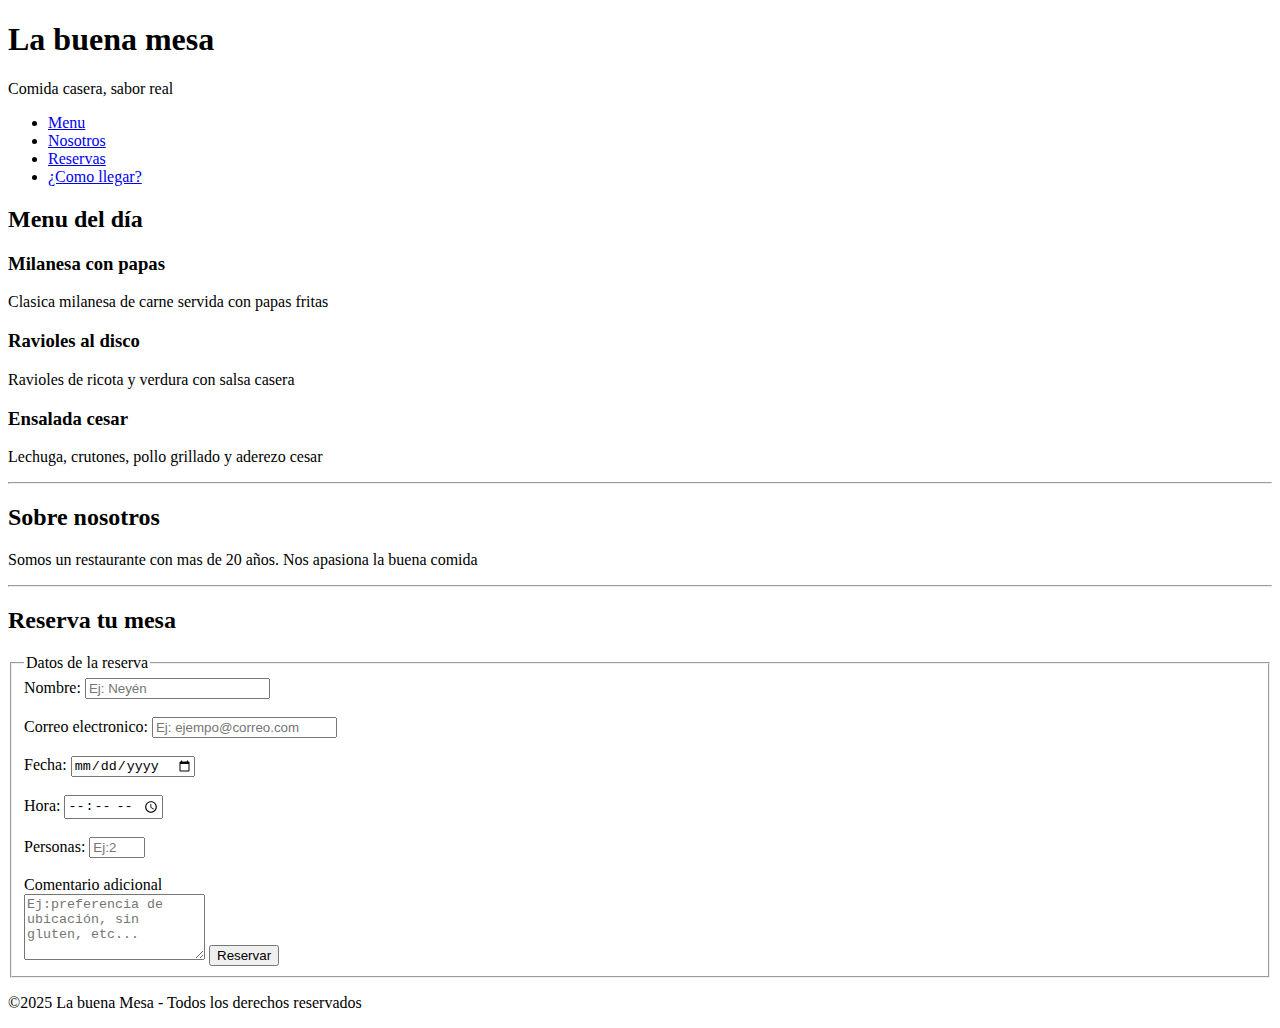
<file: index.html>
<!DOCTYPE html>
<html lang="en">
<head>
    <meta charset="UTF-8">
    <meta name="viewport" content="width=device-width, initial-scale=1.0">
    <title>La buena mesa</title>
</head>
<body>
    <header>
        <h1>La buena mesa</h1>
        <p>Comida casera, sabor real</p>
        <nav>
            <ul>
                <li><a href="#menu">Menu</a></li>
                <li><a href="#nosotros">Nosotros</a></li>
                <li><a href="#reserva">Reservas</a></li>
                <li><a href="ubicacion.html">¿Como llegar?</a></li>
            </ul>
        </nav>
    </header>
    <main>
        <!--sección menu-->
        <section id="menu">
            <h2>Menu del día</h2>
            <article>
                <h3>Milanesa con papas</h3>
                <p>Clasica milanesa de carne servida con papas fritas</p>
            </article>
        </section>
        <article>
                <h3>Ravioles al disco</h3>
                <p>Ravioles de ricota y verdura con salsa casera</p>
            </article>
        <article>
                <h3>Ensalada cesar</h3>
                <p>Lechuga, crutones, pollo grillado y aderezo cesar</p>
            </article>

        <section>
        <hr>
        <aside id="nosotros">
            <h2>Sobre nosotros</h2>
            <p>Somos un restaurante con mas de 20 años. Nos apasiona la buena comida </p>
        </aside>
        <hr>
        <section id="reserva">
            <h2>Reserva tu mesa</h2>
            <form>
                <fieldset>
                    <legend>Datos de la reserva</legend>
                    
                    <label for="nombre">Nombre:</label>
                    <input type="texto" id="nombre" name="nombre" placeholder="Ej: Neyén" required><br><br>
                                        
                    <label for="email">Correo electronico:</label>
                    <input type="email" id="nombre" name="nombre" placeholder="Ej: ejempo@correo.com" required><br><br>

                    <label for="fecha">Fecha:</label>
                    <input type="date" id="fecha" name="fecha" required><br><br>
                    
                    <label for="hora">Hora:</label>
                    <input type="time" id="hora" name="Hora" required><br><br>
                    
                    <label for="personas">Personas:</label>
                    <input type="number" id="personas" name="personas" placeholder="Ej:2" required min="1" max="20"><br><br>

                    <label for="comentario">Comentario adicional</label> <br>
                    <textarea name="comentario" rows="4" id="comentario" placeholder="Ej:preferencia de ubicación, sin gluten, etc..."

                    ></textarea>
                    <button type="submit">Reservar</button>
                </fieldset>
            </form>
        </section>
    </main>
    <footer>
        <p>&copy;2025 La buena Mesa - Todos los derechos reservados</p>
    </footer>
</body>
</html>
</file>
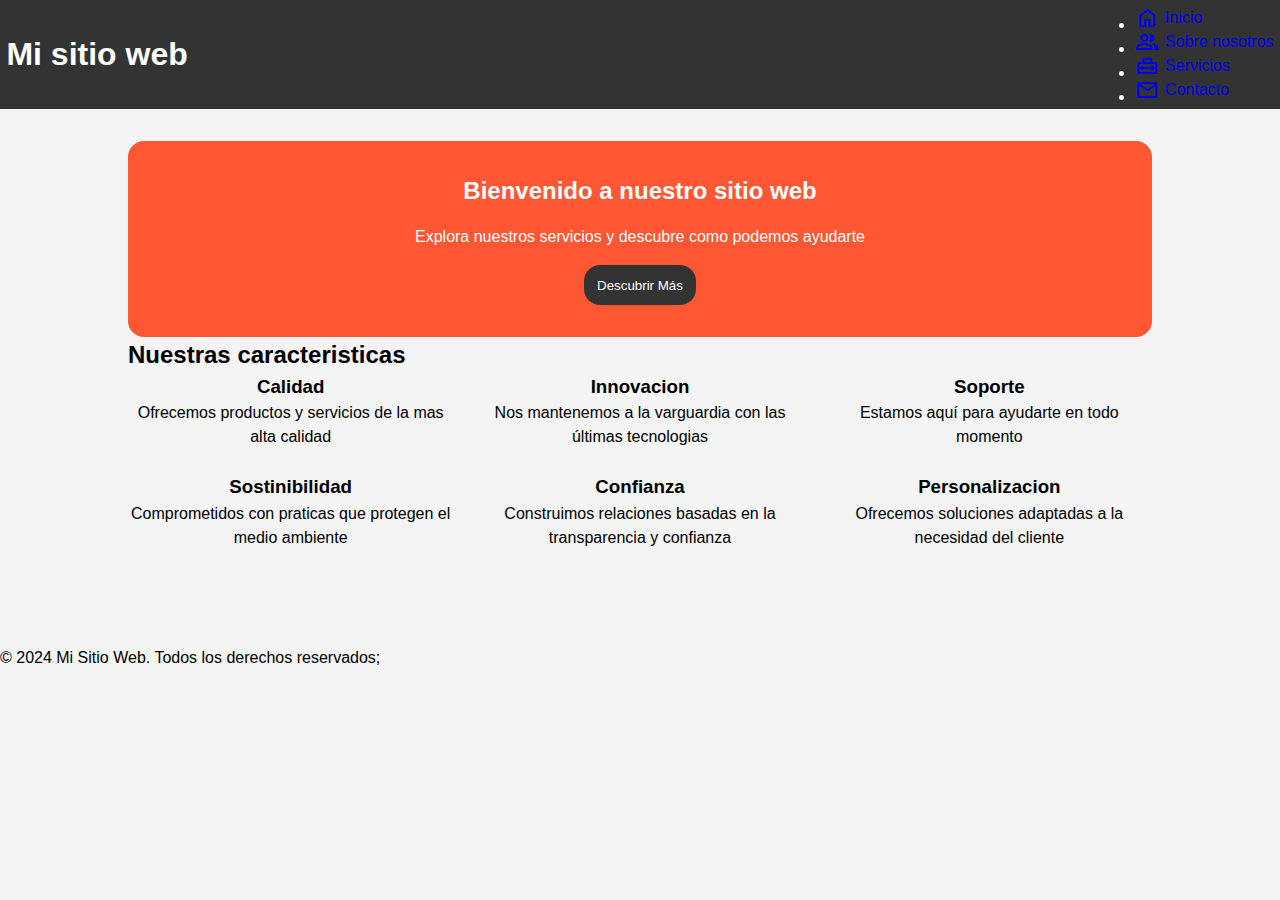
<file: CSS_FINAL_2 Neyén Bianchi/index.html>
<!DOCTYPE html>
<html lang="en">
<head>
    <meta charset="UTF-8">
    <meta name="viewport" content="width=device-width, initial-scale=1.0">
    <title>Mi landing Page</title>
    <link href="https://fonts.googleapis.com/css2?family=Material+Symbols+Outlined" rel="stylesheet" />
    <link rel="stylesheet" href="styles.css">
</head>
<body>
    <!--header-->
    <header>
        <nav class="contenedor__nav">
            <h1 class="nav__title">Mi sitio web</h1>
            <!--navegador desktop-->
            <ul class="nav__lista"></ul>

            <!--navegación mobile-->
            <div class="nav_toggleMobile"></div>
            
            <ul class="nav__lista">
                <li ><a class="nav__liks" href="#">
                    <span class="material-symbols-outlined">home</span>
                    Inicio </a></li>
                
                <li ><a class="nav__liks" href="#">
                    <span class="material-symbols-outlined">group</span>
                    Sobre nosotros </a></li>

                <li ><a class="nav__liks" href="#" >
                    <span class="material-symbols-outlined">home_repair_service</span>
                    Servicios</a></li>

                <li ><a class="nav__liks" href="#">
                    <span class="material-symbols-outlined">mail</span>
                    Contacto </a></li>
            </ul>
        
        </nav>
    </header>
    <!--MAIN-->
    <main>
        <section class="main__banner">
            <h2 class="banner__title">Bienvenido a nuestro sitio web</h2>
            <p class="banner__description">Explora nuestros servicios y descubre como podemos ayudarte</p>
            <button class="banner__button">Descubrir Más</button>
        </section>
        <section class="caracteristicas__section">
            <h2 class="caracteristicas__title">Nuestras caracteristicas</h2>
            <div class="caracteristicas__container__article">
                <article class="caracteristicas__card">
                    <h3>Calidad</h3>
                    <p>Ofrecemos productos y servicios de la mas alta calidad</p>
                </article>

                <article class="caracteristicas__card">
                    <h3>Innovacion</h3>
                    <p>Nos mantenemos a la varguardia con las últimas tecnologias</p>
                </article>

                <article class="caracteristicas__card">
                    <h3>Soporte</h3>
                    <p>Estamos aquí para ayudarte en todo momento</p>
                </article>

                <article class="caracteristicas__card">
                    <h3>Sostinibilidad</h3>
                    <p>Comprometidos con praticas que protegen el medio ambiente</p>
                </article>

                <article class="caracteristicas__card">
                    <h3>Confianza</h3>
                    <p>Construimos relaciones basadas en la transparencia y confianza</p>
                </article>

                <article class="caracteristicas__card">
                    <h3>Personalizacion</h3>
                    <p>Ofrecemos soluciones adaptadas a la necesidad del cliente </p>
                </article>
            </div>
        </section>
    </main>
    <footer>
        <p>&copy 2024 Mi Sitio Web. Todos los derechos reservados;</p>
    </footer>
</body>
</html>
</file>
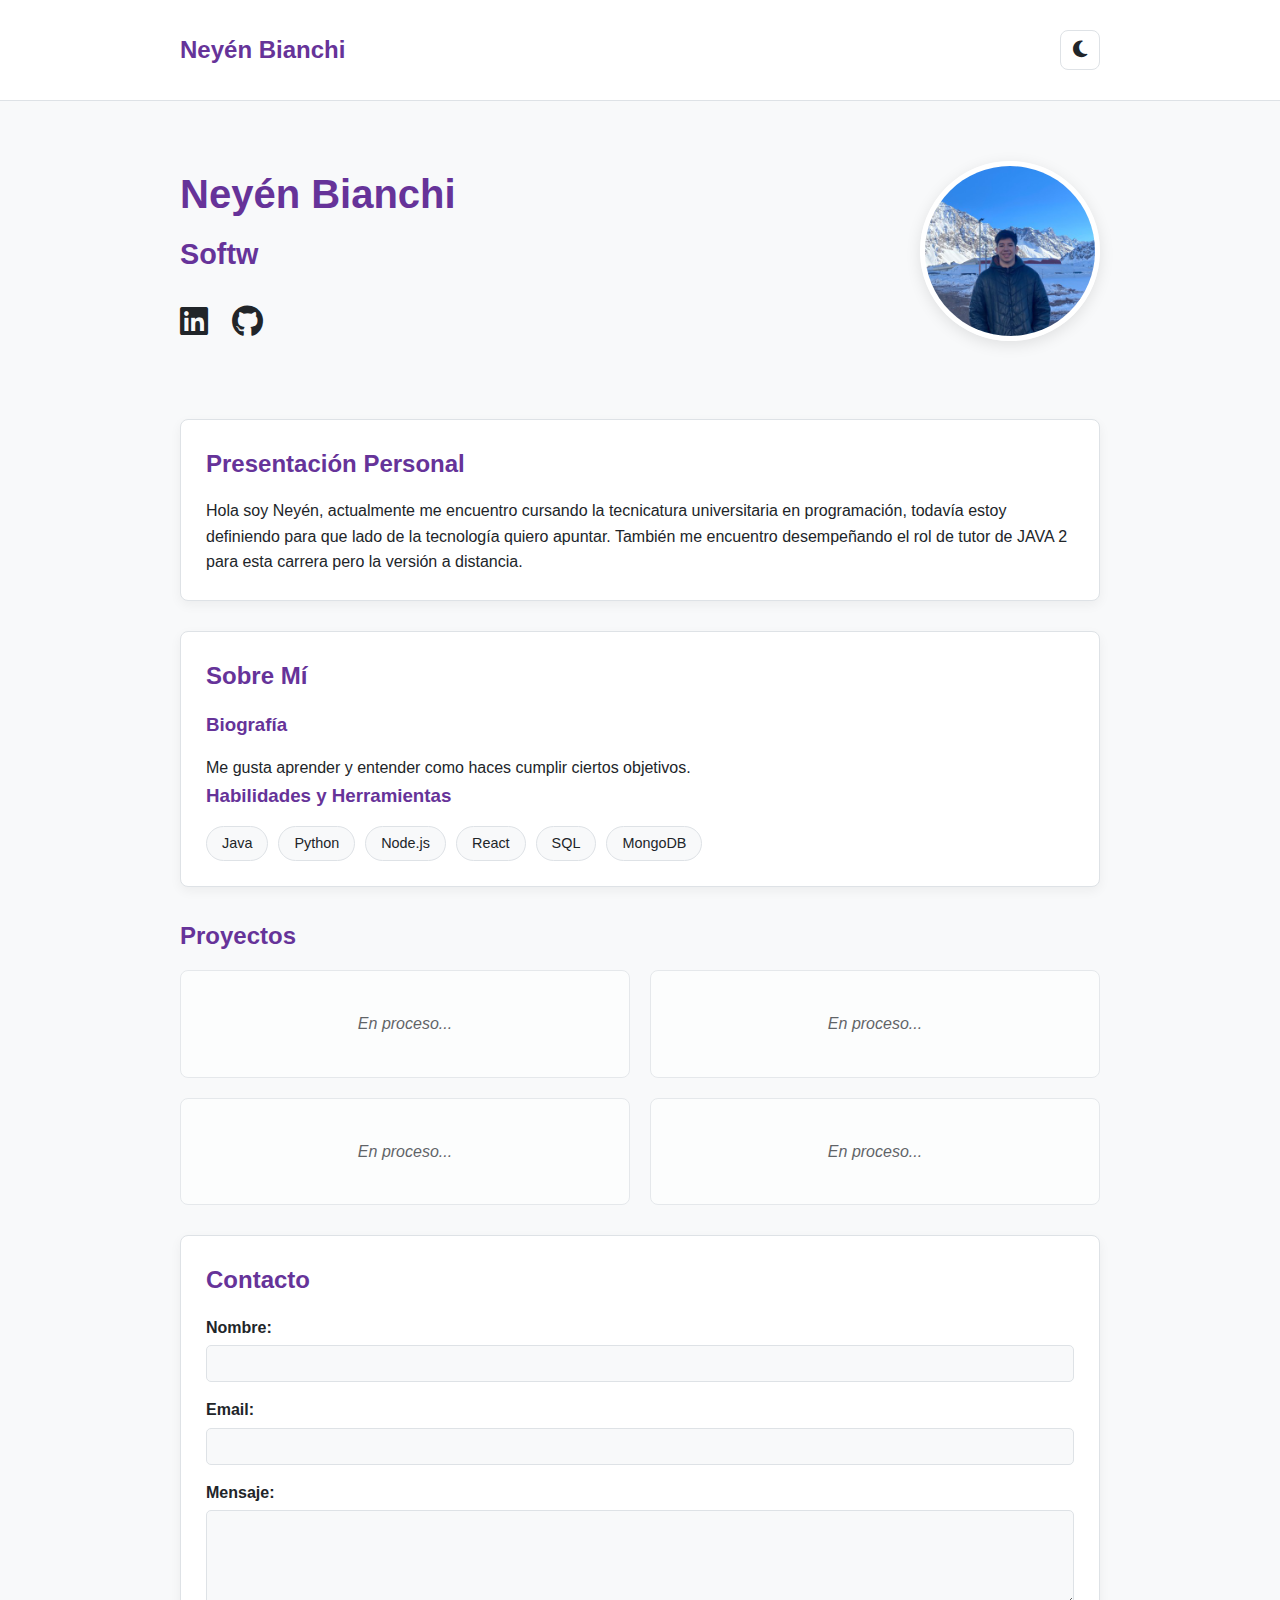
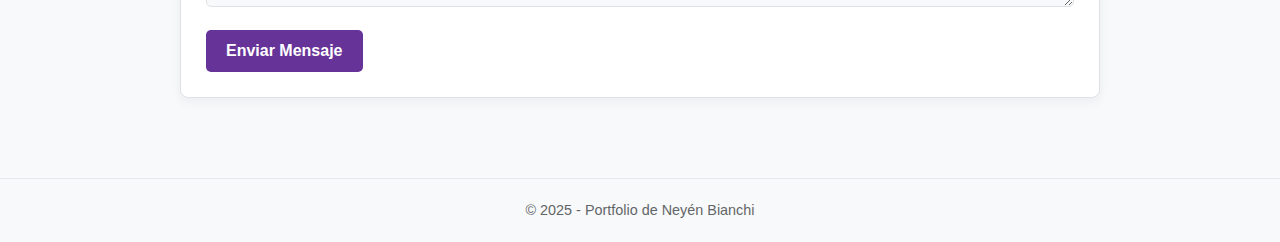
<file: portfolio/index.html>
<!DOCTYPE html>
<html lang="es">
<head>
    <meta charset="UTF-8">
    <meta name="viewport" content="width=device-width, initial-scale=1.0">
    <title>Portfolio de Neyén Bianchi</title>
    <link rel="stylesheet" href="style.css">
    <link rel="stylesheet" href="https://cdnjs.cloudflare.com/ajax/libs/font-awesome/6.5.1/css/all.min.css">
</head>
<body>

    <header class="header">
        <div class="container">
            <nav class="main-nav">
                <a href="#" class="nav-logo">Neyén Bianchi</a>
                <button id="theme-toggle" class="theme-button">
                    <i class="fa-solid fa-moon"></i>
                </button>
            </nav>
        </div>
    </header>

    <main class="container">

        <section class="hero">
            <div class="hero-text">
                <h1>Neyén Bianchi</h1>
                <h2><span id="dynamic-text">Software Developer</span></h2>
                <div class="social-links">
                    <a href="https://www.linkedin.com/in/ney%C3%A9n-bianchi-3740b0246/" target="_blank" title="LinkedIn"><i class="fa-brands fa-linkedin"></i></a>
                    <a href="https://github.com/Nesheen" target="_blank" title="GitHub"><i class="fa-brands fa-github"></i></a>
                </div>
            </div>
            <div class="hero-photo">
                <img src="mi_foto.jpeg" alt="Foto">
            </div>
        </section>

        <section id="presentacion" class="card">
            <h2>Presentación Personal</h2>
            <p>
                Hola soy Neyén, actualmente me encuentro cursando la tecnicatura universitaria en programación, 
                todavía estoy definiendo para que lado de la tecnología quiero apuntar. 
                También me encuentro desempeñando el rol de tutor de JAVA 2 para esta carrera pero la versión a distancia.
            </p>
        </section>

        <section id="sobre-mi" class="card">
            <h2>Sobre Mí</h2>
            <h3>Biografía</h3>
            <p>Me gusta aprender y entender como haces cumplir ciertos objetivos.</p>
            
            <h3>Habilidades y Herramientas</h3>
            <ul class="skills-list">
                <li>Java</li>
                <li>Python</li>
                <li>Node.js</li>
                <li>React</li>
                <li>SQL</li>
                <li>MongoDB</li>
            </ul>
        </section>

        <section id="proyectos">
            <h2>Proyectos</h2>
            <div class="project-grid">
                <div class="project-card">En proceso...</div>
                <div class="project-card">En proceso...</div>
                <div class="project-card">En proceso...</div>
                <div class="project-card">En proceso...</div>
            </div>
        </section>

        <section id="contacto" class="card">
            <h2>Contacto</h2>
            <form id="contact-form">
                <div class="form-group">
                    <label for="name">Nombre:</label>
                    <input type="text" id="name" name="name" required>
                </div>
                <div class="form-group">
                    <label for="email">Email:</label>
                    <input type="email" id="email" name="email" required>
                </div>
                <div class="form-group">
                    <label for="message">Mensaje:</label>
                    <textarea id="message" name="message" rows="5" required></textarea>
                </div>
                <button type="submit" class="cta-button">Enviar Mensaje</button>
            </form>
        </section>

    </main>

    <footer class="footer">
        <p>&copy; 2025 - Portfolio de Neyén Bianchi</p> </footer>

    <script src="script.js"></script>
</body>
</html>
</file>
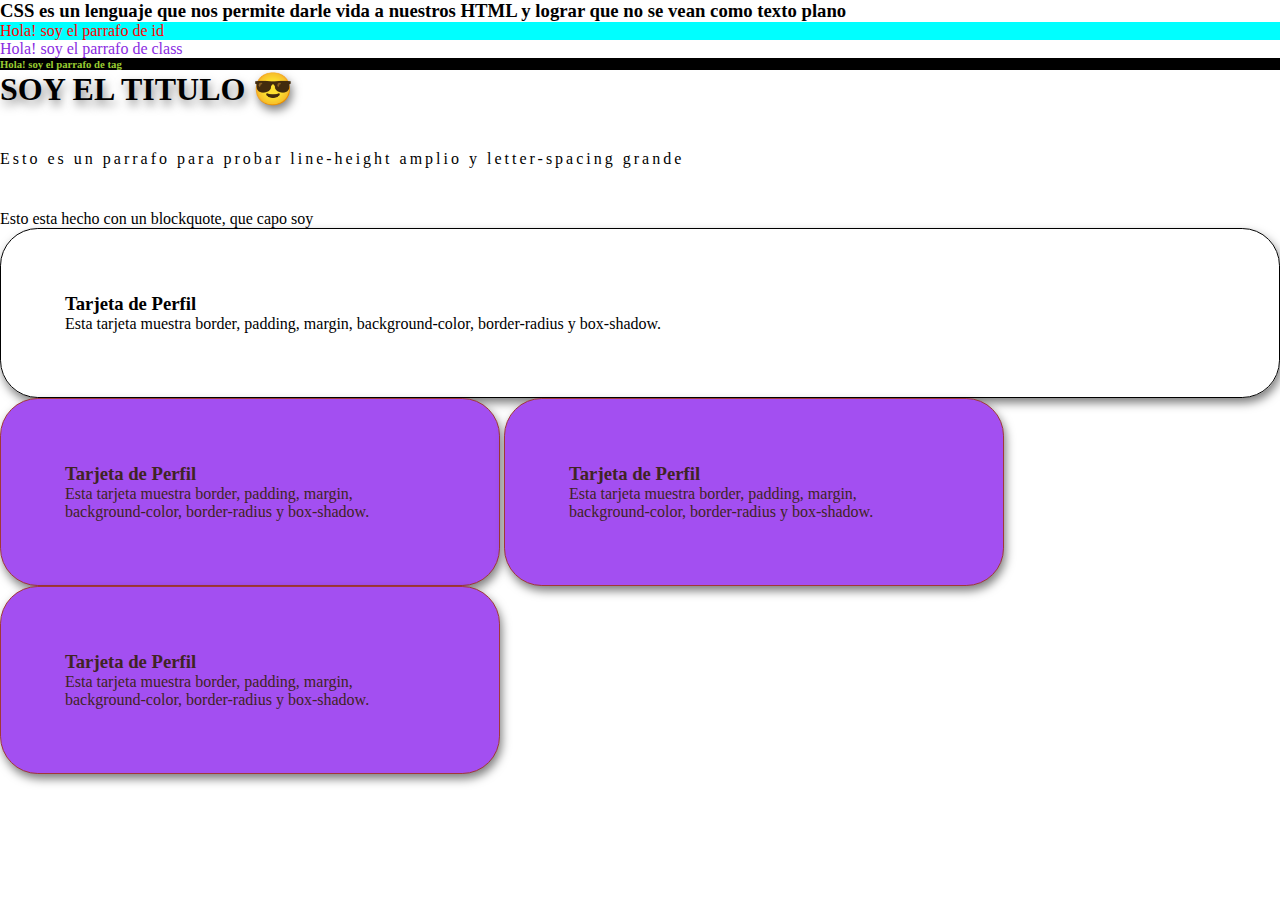
<file: TP1_CSS_Neyén_Bianchi/index.html>
<!DOCTYPE html>
<html lang="en">
<head>
    <meta charset="UTF-8">
    <meta name="viewport" content="width=device-width, initial-scale=1.0">
    <link rel="stylesheet" href="styles.css">
    <title>Tp1 css</title>
</head>
<body>
    <div>
        <h3>
            CSS es un lenguaje que nos permite darle vida a nuestros HTML y lograr
            que no se vean como texto plano
        </h3>
    </div>
    
    <!--2.SELECTORES EN CSS-->
    <p id="parrafo_id">Hola! soy el parrafo de id</p> <!--la parte del selector id-->
    
    <p class="parrafo_class">Hola! soy el parrafo de class</p> <!--la parte del selector class-->

    <h6>Hola! soy el parrafo de tag</h6> <!--la parte del selector tag-->

    <!--3.MODIFICAR TEXTO-->
    <h1 class="titulo_h1">Soy el titulo 😎</h1> 
    <p class="line_prueba">Esto es un parrafo para probar line-height amplio y letter-spacing grande</p>
    <blockquote>Esto esta hecho con un blockquote, que capo soy</blockquote>

    <!--4.MODELO DE CAJA-->
    <div class="tarjeta_class">
        <h3 class="tarjeta_class_title">Tarjeta de Perfil</h3>
        <p class="tarjeta_class_description">Esta tarjeta muestra border, padding, margin, background-color, border-radius y box-shadow.</p>
    </div>

    <!--5.Display y Visibility-->
     <div class="tarjeta_class_todas">
        <h3 class="tarjeta_class_title">Tarjeta de Perfil</h3>
        <p class="tarjeta_class_description">Esta tarjeta muestra border, padding, margin, background-color, border-radius y box-shadow.</p>
    </div>
     <div class="tarjeta_class_todas">
        <h3 class="tarjeta_class_title">Tarjeta de Perfil</h3>
        <p class="tarjeta_class_description">Esta tarjeta muestra border, padding, margin, background-color, border-radius y box-shadow.</p>
    </div>
     <div class="tarjeta_class_todas">
        <h3 class="tarjeta_class_title">Tarjeta de Perfil</h3>
        <p class="tarjeta_class_description">Esta tarjeta muestra border, padding, margin, background-color, border-radius y box-shadow.</p>
    </div>

</body>
</html>
</file>
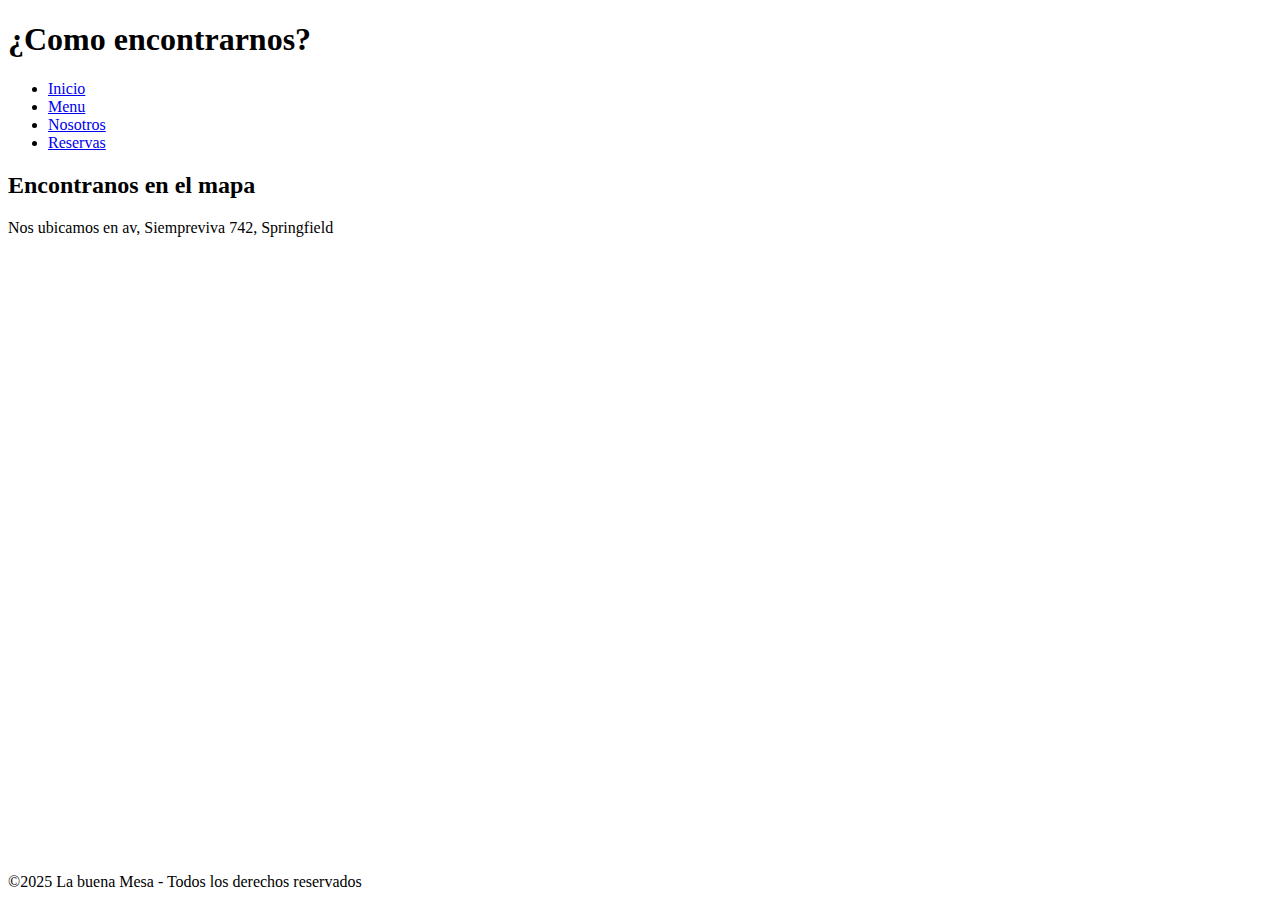
<file: ubicacion.html>
<!DOCTYPE html>
<html lang="en">
<head>
    <meta charset="UTF-8">
    <meta name="viewport" content="width=device-width, initial-scale=1.0">
    <title>ubicación la buena mesa</title>
</head>
<body>
        <header>
        <h1>¿Como encontrarnos?</h1>
        
        <nav>
            <ul>
                <li><a href="index.html">Inicio</a></li>
                <li><a href="index.html#menu">Menu</a></li>
                <li><a href="index.html#nosotros">Nosotros</a></li>
                <li><a href="index.html#reserva">Reservas</a></li>
                
            </ul>
        </nav>
    </header>
    <main>
        <section>
            <h2>Encontranos en el mapa</h2>
            <p>Nos ubicamos en av, Siempreviva 742, Springfield</p>

            <div style="width: 400px"><iframe width="100%" height="600" frameborder="0" scrolling="no" marginheight="0" marginwidth="0" src="https://maps.google.com/maps?width=100%25&amp;height=600&amp;hl=es&amp;q=Les%20Rambles,%201%20Barcelona,%20Spain+(Mi%20nombre%20de%20egocios)&amp;t=&amp;z=14&amp;ie=UTF8&amp;iwloc=B&amp;output=embed"><a href="https://www.mapsdirections.info/calcular-la-poblacion-en-un-mapa/">Mapeo de población</a></iframe></div>

        </section>
    </main>
    <footer>
        <p>&copy;2025 La buena Mesa - Todos los derechos reservados</p>
    </footer>
</body>
</html>
</file>
<file: CSS_FINAL_2 Neyén Bianchi/styles.css>
*{
    margin: 0px;
    box-sizing: border-box;
    font-family: "Lato", sans-serif;
}

:root{
    --bgColor:#f4f4f4;
    --byColorOscuro:#333;
    --colorTexto:#fff;
    --colorTextoOscuro:#333;
    --colorBanner:#ff5733;
    --shadow:0px 0px 10px rgba(0, 0,0,0);
    --maxWidht:2000px;
    --borderRadius:16px;
}

body{
    background-color: var(--bgColor);
    line-height: 1.5;

}
/* header */

header{
    background-color: var(--byColorOscuro);
    padding:0.4rem;
}

.contenedor__nav{
    display: flex;
    color:var(--colorTexto);
    justify-content:space-between ;
    align-items: center;
    margin: 0 auto;
}

.nav__title{
    font-size: 2rem;
}

.nav__toggleMobile{
    display: block;
    cursor: pointer;
    align-items: center;
    width: 20px;
    height: 20px;
}

.nav_lista{
    list-style: none;
    display: flex;
    justify-content: space-around;
    align-items: center;
    gap:1rem;
}
.nav__liks{
    text-decoration:none;
    color:var-(--colorTexto);
    display: flex;
    align-items: center;
    gap: 0.4rem;
}

.nav__liks:hover{
    transition: 3s ease;
    background-color: #555;
    border-radius: var(--borderRadius);
    padding: 0,4rem;
    font-size: 1.2rem;
}

/* main */
main{
    width:80%;
    max-width: var(--maxWidht);
    margin:0 auto;
    margin-top:2rem;

}

.main__banner{
    background-color: var(--colorBanner);
    display:flex ;
    flex-direction: column;
    justify-content: center;
    align-items: center;
    gap:1rem;
    border-radius:var(--borderRadius) ;
    padding: 2rem 0;
    box-shadow: var(--shadow);
    color:var(--colorTexto);
}

.banner_titulo{
    font-size: 2.5rem;
}

.banner__descripcion{
    font-size: 1.5rem;
}

.banner__button{
    background-color: var(--byColorOscuro);
    color:var(--colorTexto);
    border-radius: var(--borderRadius);
    padding:0.8rem;
    font: 0.1rem;
    border:none;
}

.banner__button:hover{
    background-color: #555;
    cursor: pointer;
}

.carateristicas__section{
    width: 100%;
    margin:0 auto;
    margin-top:2rem ;

}

.carateristicas__title{
    text-align: center;
    margin-bottom: 1rem;
}

.caracteristicas__container__article{
    display:grid;
    grid-template-columns: repeat(3,1fr);
    gap:1.5rem;
    margin-bottom: 6rem;
    text-align: center;
    

}

.carateristicas__card{
    box-shadow: var(--shadow);
    background-color: var(--shadow);
    border-radius: var(--borderRadius);
    padding: 0,4rem;
    display: flex;
    flex-direction: column;
    justify-content: center;
    align-items: center;
    height: 200px;
    
}

.footer{
    background-color: var(--byColorOscuro);
    color: var(--colorTexto);
    position: fixed;
    bottom: 0;
    width:100%;
    height: 4rem;
    display: flex;
    justify-content: center;
    align-items: center;
}

.footer__description{
    font-size: 1rem;
    text-align: center;
}

/* Mediaqueries*/

@media screen and (max-width:768px){
    .caracteristicas__container__article{
        grid-template-columns: 1fr;
    }
    .nav__lista{
        display: none;
    }
}
</file>
<file: portfolio/style.css>
:root {
    --bg-color: #f8f9fa; /* color del fondo */
    --text-color: #212529; 
    --card-bg-color: #ffffff; /* fondo de las tarjetas */
    --primary-color: #663399; 
    --border-color: #dee2e6;
    --shadow-color: rgba(0, 0, 0, 0.05);
}

/* --- variables para modo oscuro :D --- */
body.dark-mode {
    --bg-color: #121212; /* fondo oscuro */
    --text-color: #e9ecef; /* texto en blanco */
    --card-bg-color: #1e1e1e; /* fondo de las tarjetas  */
    --primary-color: #9a66cc; 
    --border-color: #343a40;
    --shadow-color: rgba(255, 255, 255, 0.05);
}

/* --- estilos generales --- */
* {
    box-sizing: border-box;
    margin: 0;
    padding: 0;
}

body {
    font-family: -apple-system, BlinkMacSystemFont, "Segoe UI", Roboto, Helvetica, Arial, sans-serif;
    background-color: var(--bg-color);
    color: var(--text-color);
    line-height: 1.6;
    transition: background-color 0.3s ease, color 0.3s ease;
}

.container {
    max-width: 960px;
    margin: 0 auto;
    padding: 20px;
}

h1, h2, h3 {
    color: var(--primary-color);
    margin-bottom: 15px;
}

section {
    margin-bottom: 30px;
}

/* --- Tarjeta Base (para secciones) --- */
.card {
    background-color: var(--card-bg-color);
    border: 1px solid var(--border-color);
    border-radius: 8px;
    padding: 25px;
    box-shadow: 0 4px 12px var(--shadow-color);
    transition: background-color 0.3s ease, border-color 0.3s ease;
}

/* --- header y navegación --- */
.header {
    border-bottom: 1px solid var(--border-color);
    background-color: var(--card-bg-color);
    padding: 10px 0;
}
.main-nav {
    display: flex;
    justify-content: space-between;
    align-items: center;
}
.nav-logo {
    font-size: 1.5rem;
    font-weight: bold;
    color: var(--primary-color);
    text-decoration: none;
}
.theme-button {
    background: none;
    border: 1px solid var(--border-color);
    color: var(--text-color);
    font-size: 1.2rem;
    padding: 8px 12px;
    border-radius: 8px;
    cursor: pointer;
    transition: all 0.2s ease;
}
.theme-button:hover {
    background-color: var(--primary-color);
    color: #fff;
    border-color: var(--primary-color);
}

/* --- hero -> osea lo que capta la atención --- */
.hero {
    display: flex;
    flex-wrap: wrap; /* para que se vea bien en celulares */
    align-items: center;
    justify-content: space-between;
    gap: 30px;
    padding: 40px 0;
}
.hero-text h1 {
    font-size: 2.5rem;
    margin-bottom: 5px;
}
.hero-text h2 {
    font-size: 1.8rem;
    font-weight: 400;
    color: var(--text-color);
    margin-bottom: 20px;
}
#dynamic-text {
    font-weight: 600;
    color: var(--primary-color);
}

.social-links a {
    color: var(--text-color);
    font-size: 2rem;
    margin-right: 20px;
    text-decoration: none;
    transition: color 0.2s ease;
}
.social-links a:hover {
    color: var(--primary-color);
}

.hero-photo img {
    width: 180px;
    height: 180px;
    border-radius: 50%; 
    object-fit: cover; /* para que la foto no se distorcione (ojala ya no se rompa) */
    border: 5px solid var(--card-bg-color);
    box-shadow: 0 4px 15px rgba(0, 0, 0, 0.1);
}

/* --- habilidades --- */
.skills-list {
    list-style: none;
    display: flex;
    flex-wrap: wrap;
    gap: 10px;
}
.skills-list li {
    background-color: var(--bg-color);
    border: 1px solid var(--border-color);
    padding: 5px 15px;
    border-radius: 20px;
    font-size: 0.9rem;
    font-weight: 500;
}

/* --- proyectos --- */
.project-grid {
    display: grid;
    grid-template-columns: repeat(2, 1fr); /* 2 columnas */
    gap: 20px;
}
.project-card {
    background-color: var(--card-bg-color);
    border: 1px solid var(--border-color);
    border-radius: 8px;
    padding: 40px 20px;
    text-align: center;
    font-style: italic;
    color: var(--text-color);
    opacity: 0.7;
}

/* --- sección contacto (formulario) --- */
.form-group {
    margin-bottom: 15px;
}
.form-group label {
    display: block;
    margin-bottom: 5px;
    font-weight: 600;
}
.form-group input,
.form-group textarea {
    width: 100%;
    padding: 10px;
    border: 1px solid var(--border-color);
    border-radius: 5px;
    background-color: var(--bg-color);
    color: var(--text-color);
    font-family: inherit;
}
.cta-button {
    background-color: var(--primary-color);
    color: #ffffff;
    border: none;
    padding: 12px 20px;
    font-size: 1rem;
    font-weight: 600;
    border-radius: 5px;
    cursor: pointer;
    transition: background-color 0.2s ease;
}
.cta-button:hover {
    opacity: 0.85;
}

/* --- footer --- */
.footer {
    text-align: center;
    padding: 20px;
    margin-top: 30px;
    border-top: 1px solid var(--border-color);
    font-size: 0.9rem;
    color: var(--text-color);
    opacity: 0.7;
}

/* --- media query para celulares, en teoria ya no se rompería --- */
@media (max-width: 768px) {
    .hero {
        flex-direction: column-reverse; /* Pone la foto arriba */
        text-align: center;
    }
    .social-links {
        justify-content: center;
    }
    .project-grid {
        grid-template-columns: 1fr; /* hace que todo este en 1 columna */
    }
}
</file>
<file: TP1_CSS_Neyén_Bianchi/styles.css>
:root{
    --color-fondo-tarjetas: rgb(163, 79, 241);
    --color-texto-tarjetas:rgb(64, 36, 36);
    --color-borde-tarjetas:rgb(161, 56, 56);
}

*{
    margin: 0;
    padding: 0;
    box-sizing: border-box;
}

#parrafo_id{
    color:red;
    background-color: aqua;

}

.parrafo_class{
    color:blueviolet;
    width: 71%;
}

h6{
    color:yellowgreen;
    background-color: black;
}

.titulo_h1{
    text-shadow:2px 5px 10px rgba(0,0,0,0.5);
    text-transform: uppercase ;
}

.line_prueba{
    line-height: 102px;
    letter-spacing: 3px;
}

blockquote{
    font-family:'Times New Roman', Times, serif ;
}

.tarjeta_class{
    border: 1px solid black;
    padding: 5%;
    margin: center;
    border-radius: 1cm;
    box-shadow: 2px 5px 10px rgba(0,0,0,0.5);
}
/* box-sizing:content-box suma el relleno y el borde al ancho y alto especificados*/
/* box-sizing:border-box los incluye dentro de ese tamaño, osea que no le agrega espacio*/

.tarjeta_class_todas{
    display: inline-block;
    border: 1px solid var(--color-borde-tarjetas)   ;
    padding: 5%;
    margin: right;
    border-radius: 1cm;
    box-shadow: 2px 5px 10px rgba(0,0,0,0.5);
    width: 500px;
    background-color: var(--color-fondo-tarjetas);
    color: var(--color-texto-tarjetas);
    
}
</file>
